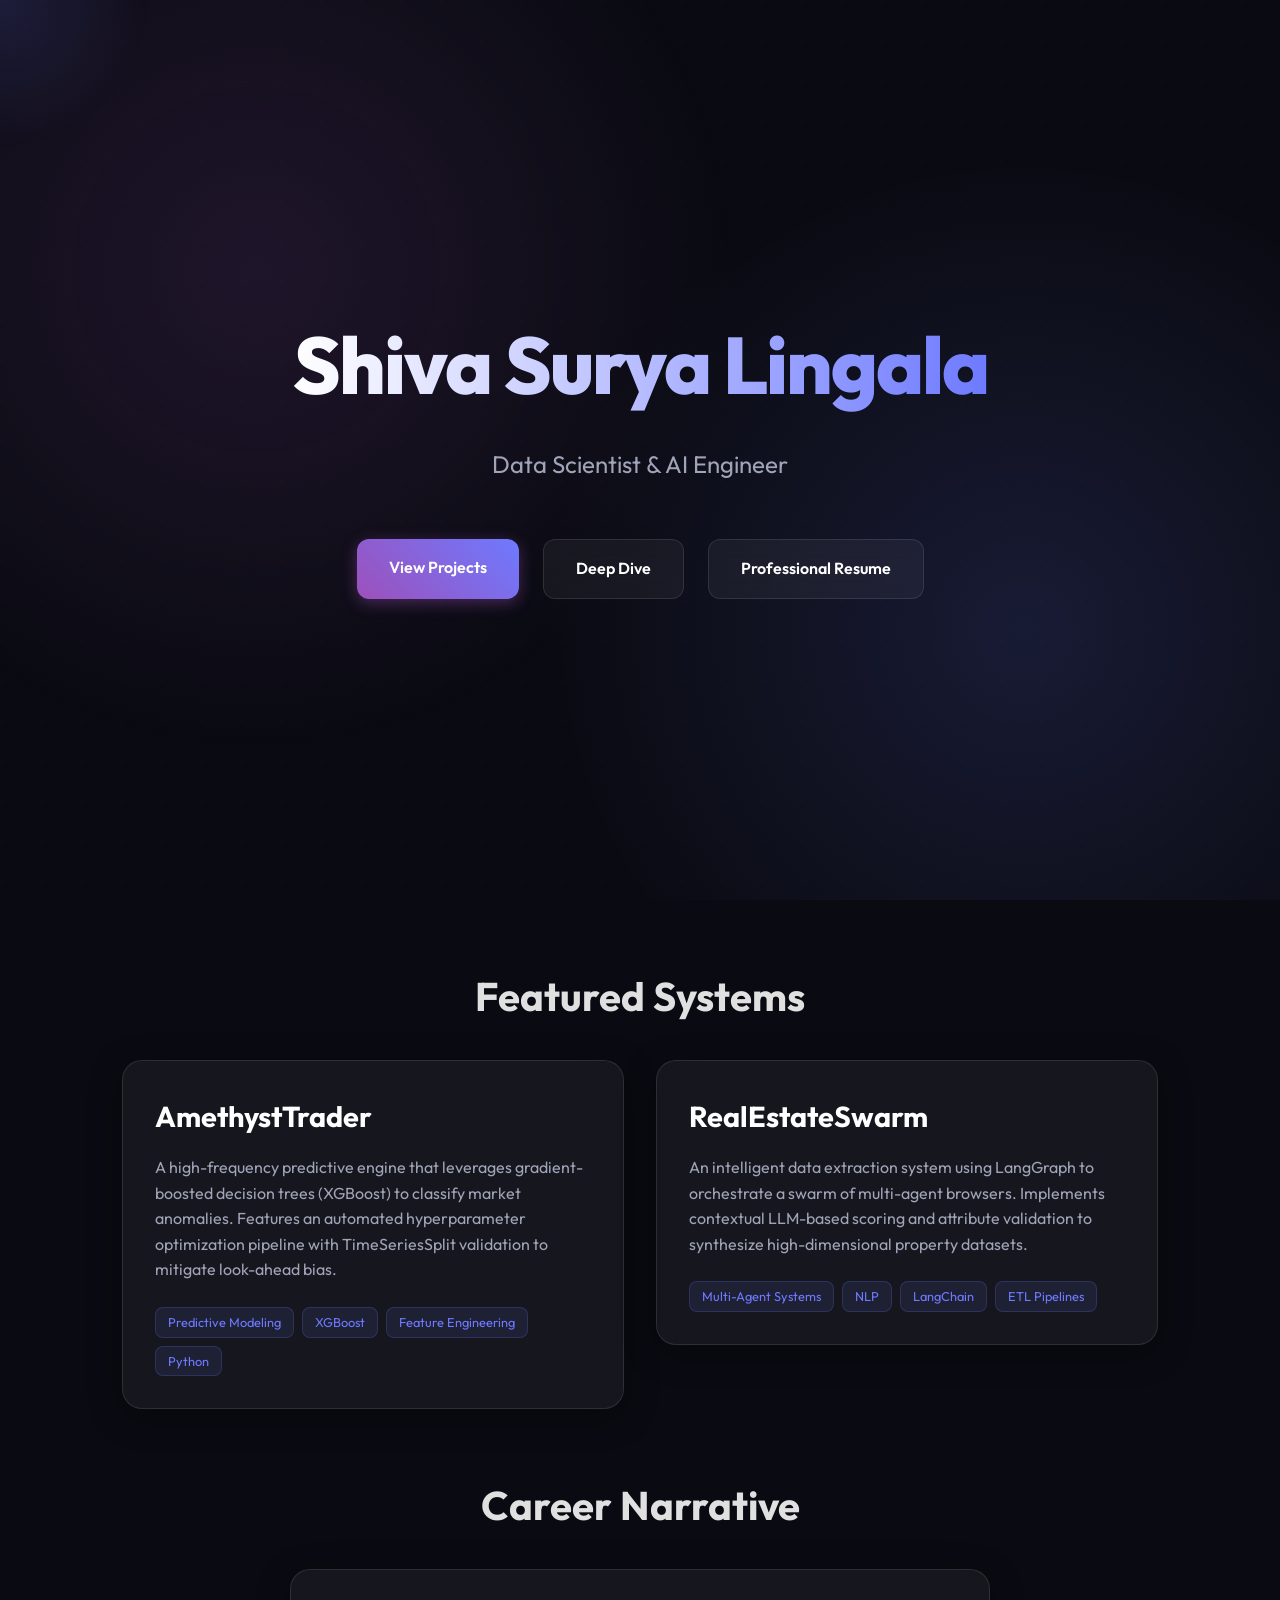
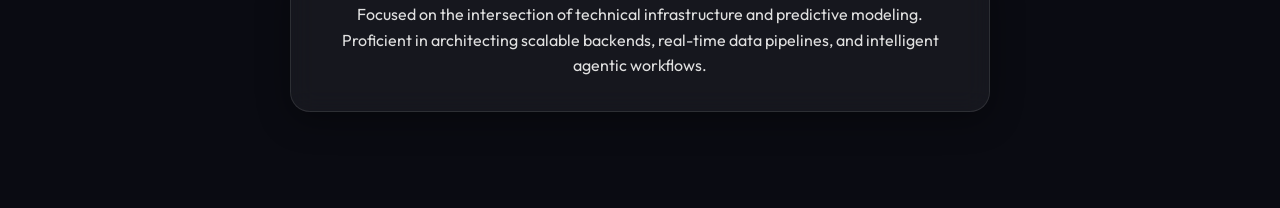
<file: index.html>
<!DOCTYPE html>
<html lang="en">
<head>
    <meta charset="UTF-8">
    <meta name="viewport" content="width=device-width, initial-scale=1.0">
    <title>Shiva Surya Lingala | Data Science Portfolio</title>
    <link rel="stylesheet" href="style.css">
    <link href="https://fonts.googleapis.com/css2?family=Outfit:wght@300;400;600;800&display=swap" rel="stylesheet">
</head>
<body>
    <div class="bg-gradient"></div>
    <div class="mesh-overlay"></div>
    <div class="cursor-blob" id="cursor-blob"></div>

    <div class="container">
        <header class="hero">
            <h1 class="animate-in">Shiva Surya Lingala</h1>
            <p class="animate-in" style="animation-delay: 0.2s;">Data Scientist & AI Engineer</p>
            <div class="hero-actions animate-in" style="animation-delay: 0.4s;">
                <a href="#projects" class="btn btn-primary">View Projects</a>
                <a href="projects.html" class="btn btn-secondary">Deep Dive</a>
                <a href="resume.html" class="btn btn-secondary">Professional Resume</a>
            </div>
        </header>

        <section id="projects">
            <h2 class="section-title">Featured Systems</h2>
            <div class="projects-grid">
                <!-- AmethystTrader -->
                <a href="https://amethyst-trader.vercel.app/" target="_blank" class="project-link">
                    <div class="glass project-card animate-in" style="animation-delay: 0.4s;">
                        <h3>AmethystTrader</h3>
                        <p>A high-frequency predictive engine that leverages gradient-boosted decision trees (XGBoost) to classify market anomalies. Features an automated hyperparameter optimization pipeline with TimeSeriesSplit validation to mitigate look-ahead bias.</p>
                        <div class="tags">
                            <span class="tag">Predictive Modeling</span>
                            <span class="tag">XGBoost</span>
                            <span class="tag">Feature Engineering</span>
                            <span class="tag">Python</span>
                        </div>
                    </div>
                </a>

                <!-- RealEstateAgentSwarm -->
                <a href="https://agentic-real-estate-swarm.vercel.app/" target="_blank" class="project-link">
                    <div class="glass project-card animate-in" style="animation-delay: 0.6s;">
                        <h3>RealEstateSwarm</h3>
                        <p>An intelligent data extraction system using LangGraph to orchestrate a swarm of multi-agent browsers. Implements contextual LLM-based scoring and attribute validation to synthesize high-dimensional property datasets.</p>
                        <div class="tags">
                            <span class="tag">Multi-Agent Systems</span>
                            <span class="tag">NLP</span>
                            <span class="tag">LangChain</span>
                            <span class="tag">ETL Pipelines</span>
                        </div>
                    </div>
                </a>
            </div>
        </section>

        <section class="resume-section">
            <h2 class="section-title">Career Narrative</h2>
            <div class="glass resume-card animate-in" style="animation-delay: 0.8s;">
                <p>Focused on the intersection of technical infrastructure and predictive modeling. Proficient in architecting scalable backends, real-time data pipelines, and intelligent agentic workflows.</p>
            </div>
        </section>
    </div>

    <script src="app.js"></script>
</body>
</html>
</file>
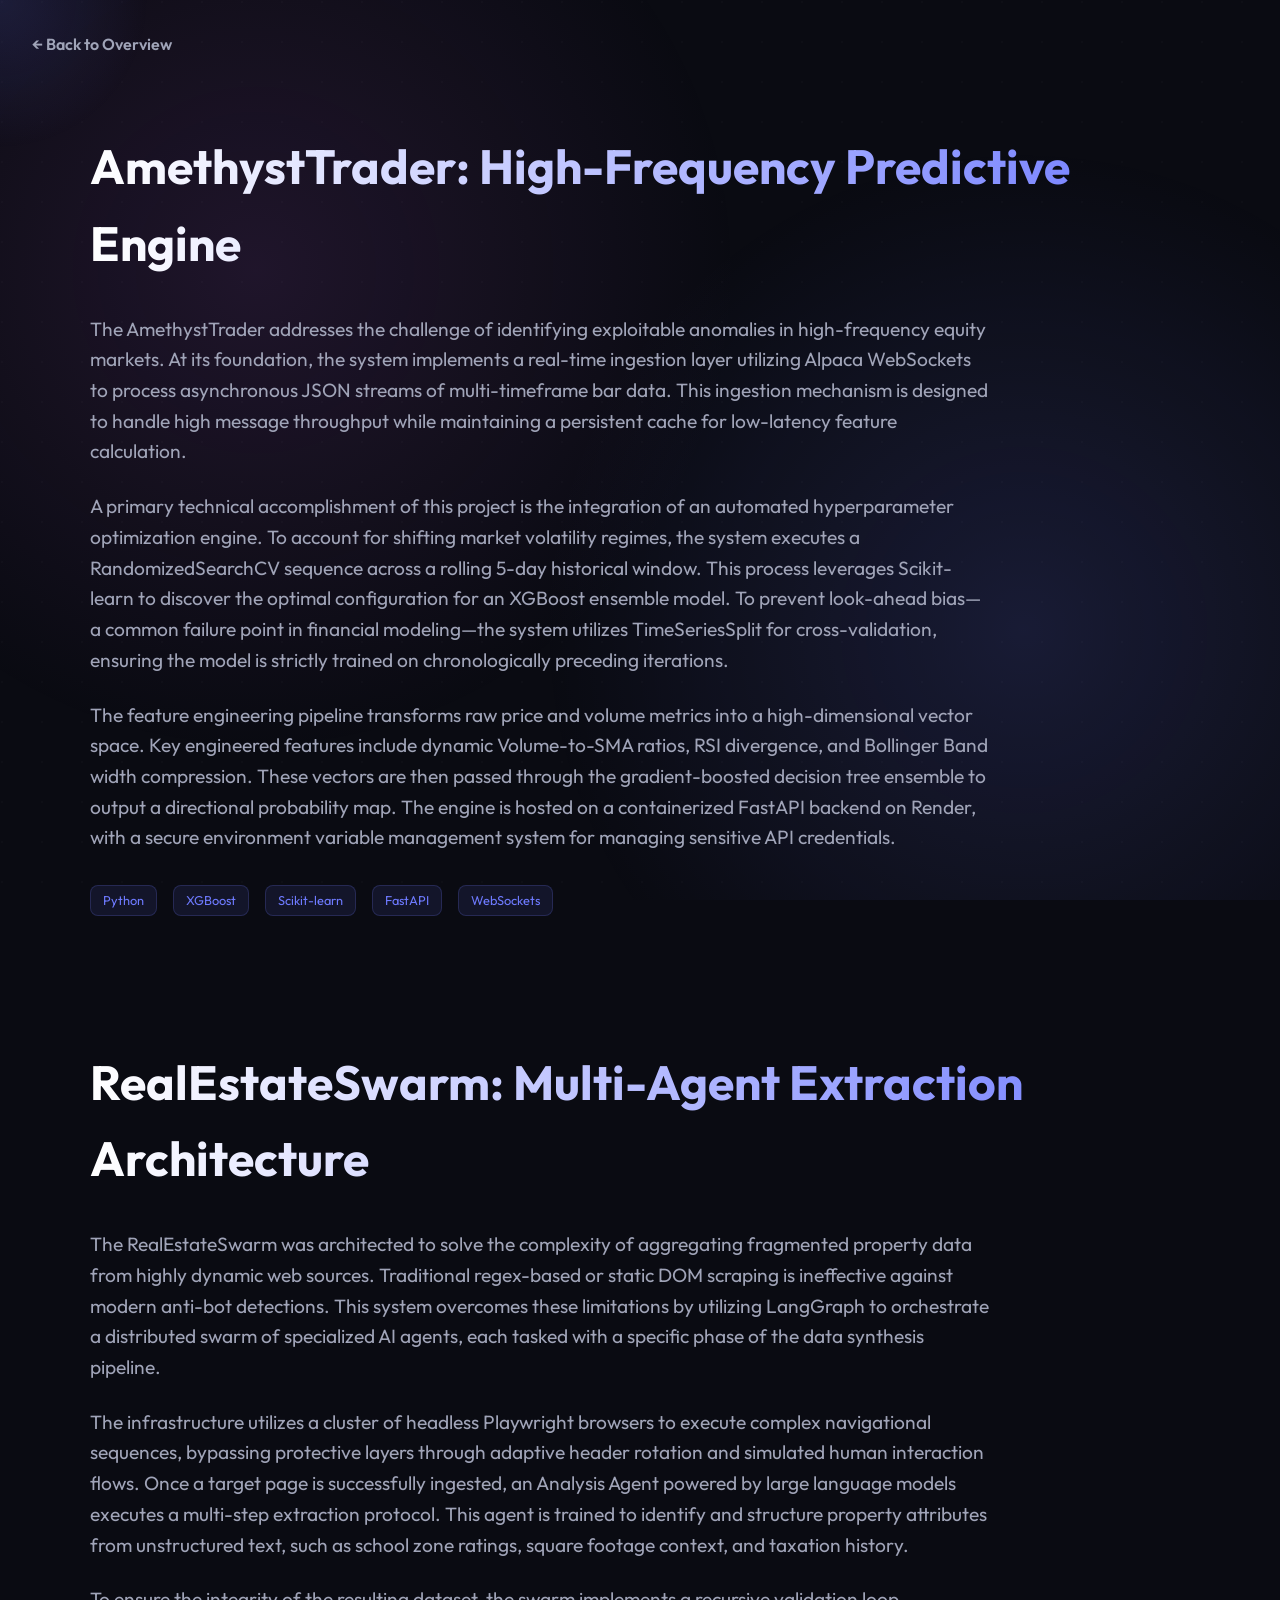
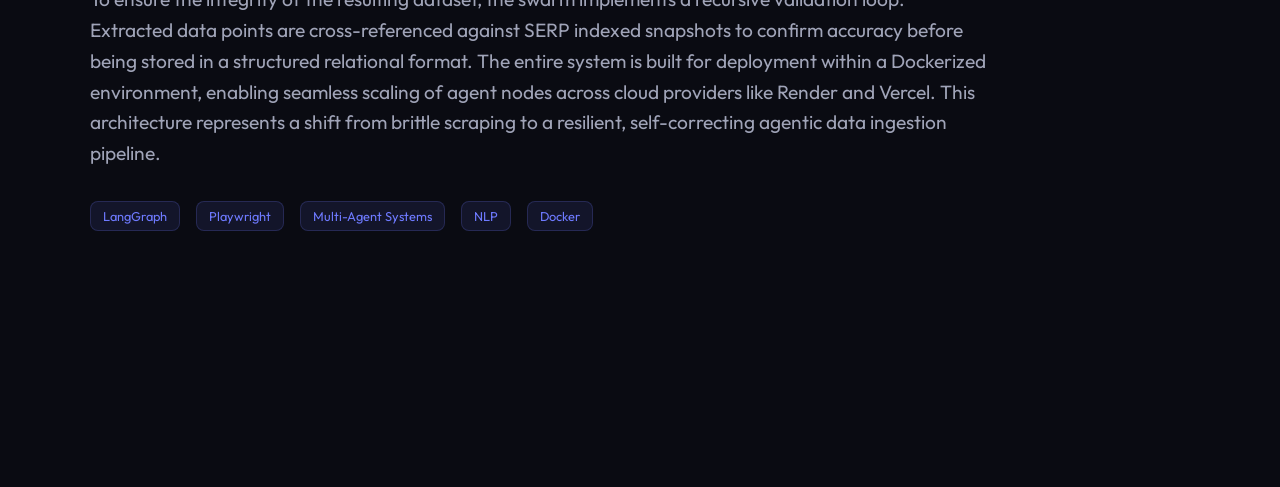
<file: projects.html>
<!DOCTYPE html>
<html lang="en">
<head>
    <meta charset="UTF-8">
    <meta name="viewport" content="width=device-width, initial-scale=1.0">
    <title>Technical Deep Dives | Shiva Surya Lingala</title>
    <link rel="stylesheet" href="style.css">
    <link href="https://fonts.googleapis.com/css2?family=Outfit:wght@300;400;600;800&display=swap" rel="stylesheet">
    <style>
        .deep-dive-content {
            padding: 8rem 0;
        }
        .project-block {
            margin-bottom: 8rem;
        }
        .project-block h2 {
            font-size: 3rem;
            margin-bottom: 2rem;
            background: linear-gradient(to right, #fff, var(--accent-blue));
            -webkit-background-clip: text;
            background-clip: text;
            -webkit-text-fill-color: transparent;
        }
        .project-block p {
            font-size: 1.2rem;
            color: var(--text-muted);
            margin-bottom: 1.5rem;
            max-width: 900px;
        }
        .tech-stack-list {
            margin-top: 2rem;
            display: flex;
            gap: 1rem;
            flex-wrap: wrap;
        }
        .back-link {
            position: fixed;
            top: 2rem;
            left: 2rem;
            z-index: 100;
            color: var(--text-muted);
            text-decoration: none;
            font-weight: 600;
            transition: color 0.3s;
        }
        .back-link:hover {
            color: #fff;
        }
    </style>
</head>
<body>
    <div class="bg-gradient"></div>
    <div class="mesh-overlay"></div>
    <div class="cursor-blob" id="cursor-blob"></div>

    <a href="index.html" class="back-link">← Back to Overview</a>

    <div class="container deep-dive-content">
        <!-- AmethystTrader Deep Dive -->
        <article class="project-block animate-in">
            <h2>AmethystTrader: High-Frequency Predictive Engine</h2>
            <p>The AmethystTrader addresses the challenge of identifying exploitable anomalies in high-frequency equity markets. At its foundation, the system implements a real-time ingestion layer utilizing Alpaca WebSockets to process asynchronous JSON streams of multi-timeframe bar data. This ingestion mechanism is designed to handle high message throughput while maintaining a persistent cache for low-latency feature calculation.</p>
            <p>A primary technical accomplishment of this project is the integration of an automated hyperparameter optimization engine. To account for shifting market volatility regimes, the system executes a RandomizedSearchCV sequence across a rolling 5-day historical window. This process leverages Scikit-learn to discover the optimal configuration for an XGBoost ensemble model. To prevent look-ahead bias—a common failure point in financial modeling—the system utilizes TimeSeriesSplit for cross-validation, ensuring the model is strictly trained on chronologically preceding iterations.</p>
            <p>The feature engineering pipeline transforms raw price and volume metrics into a high-dimensional vector space. Key engineered features include dynamic Volume-to-SMA ratios, RSI divergence, and Bollinger Band width compression. These vectors are then passed through the gradient-boosted decision tree ensemble to output a directional probability map. The engine is hosted on a containerized FastAPI backend on Render, with a secure environment variable management system for managing sensitive API credentials.</p>
            <div class="tech-stack-list">
                <span class="tag">Python</span>
                <span class="tag">XGBoost</span>
                <span class="tag">Scikit-learn</span>
                <span class="tag">FastAPI</span>
                <span class="tag">WebSockets</span>
            </div>
        </article>

        <!-- RealEstateSwarm Deep Dive -->
        <article class="project-block animate-in" style="animation-delay: 0.2s;">
            <h2>RealEstateSwarm: Multi-Agent Extraction Architecture</h2>
            <p>The RealEstateSwarm was architected to solve the complexity of aggregating fragmented property data from highly dynamic web sources. Traditional regex-based or static DOM scraping is ineffective against modern anti-bot detections. This system overcomes these limitations by utilizing LangGraph to orchestrate a distributed swarm of specialized AI agents, each tasked with a specific phase of the data synthesis pipeline.</p>
            <p>The infrastructure utilizes a cluster of headless Playwright browsers to execute complex navigational sequences, bypassing protective layers through adaptive header rotation and simulated human interaction flows. Once a target page is successfully ingested, an Analysis Agent powered by large language models executes a multi-step extraction protocol. This agent is trained to identify and structure property attributes from unstructured text, such as school zone ratings, square footage context, and taxation history.</p>
            <p>To ensure the integrity of the resulting dataset, the swarm implements a recursive validation loop. Extracted data points are cross-referenced against SERP indexed snapshots to confirm accuracy before being stored in a structured relational format. The entire system is built for deployment within a Dockerized environment, enabling seamless scaling of agent nodes across cloud providers like Render and Vercel. This architecture represents a shift from brittle scraping to a resilient, self-correcting agentic data ingestion pipeline.</p>
            <div class="tech-stack-list">
                <span class="tag">LangGraph</span>
                <span class="tag">Playwright</span>
                <span class="tag">Multi-Agent Systems</span>
                <span class="tag">NLP</span>
                <span class="tag">Docker</span>
            </div>
        </article>
    </div>

    <script src="app.js"></script>
</body>
</html>
</file>
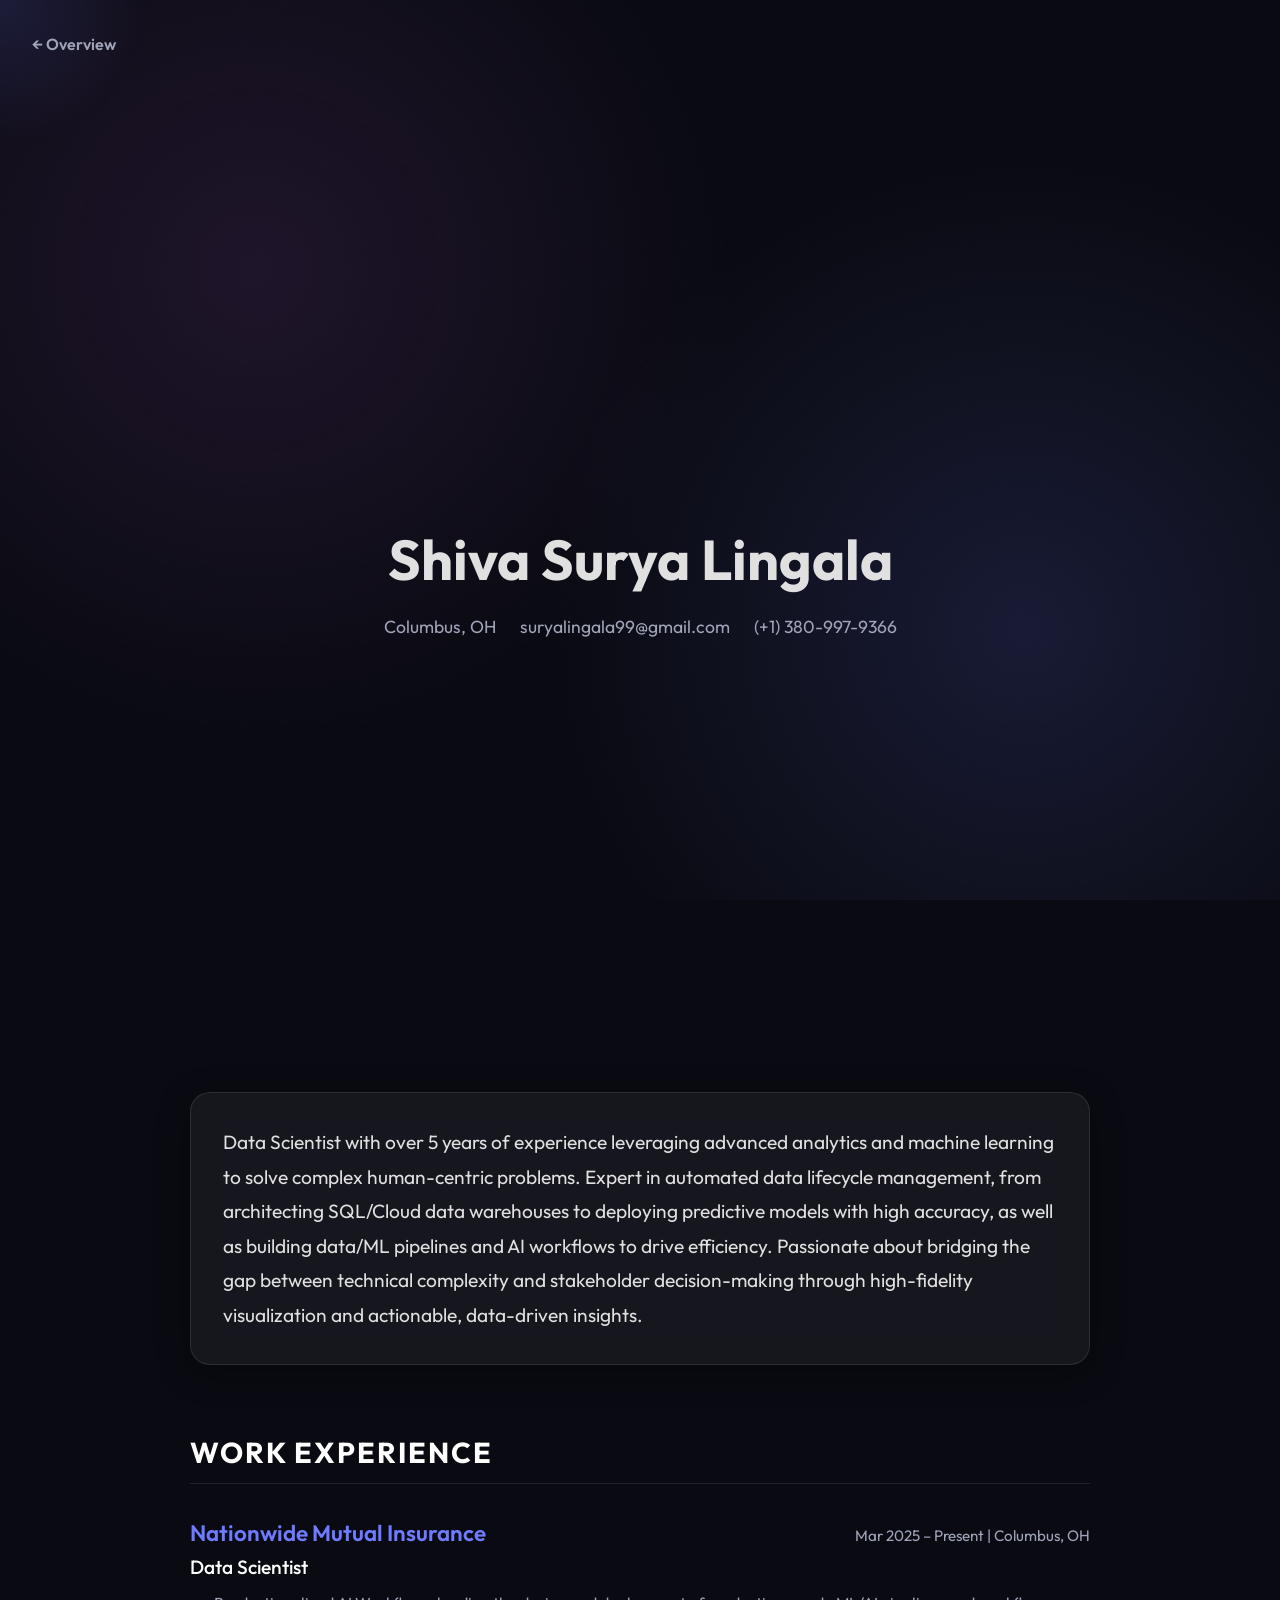
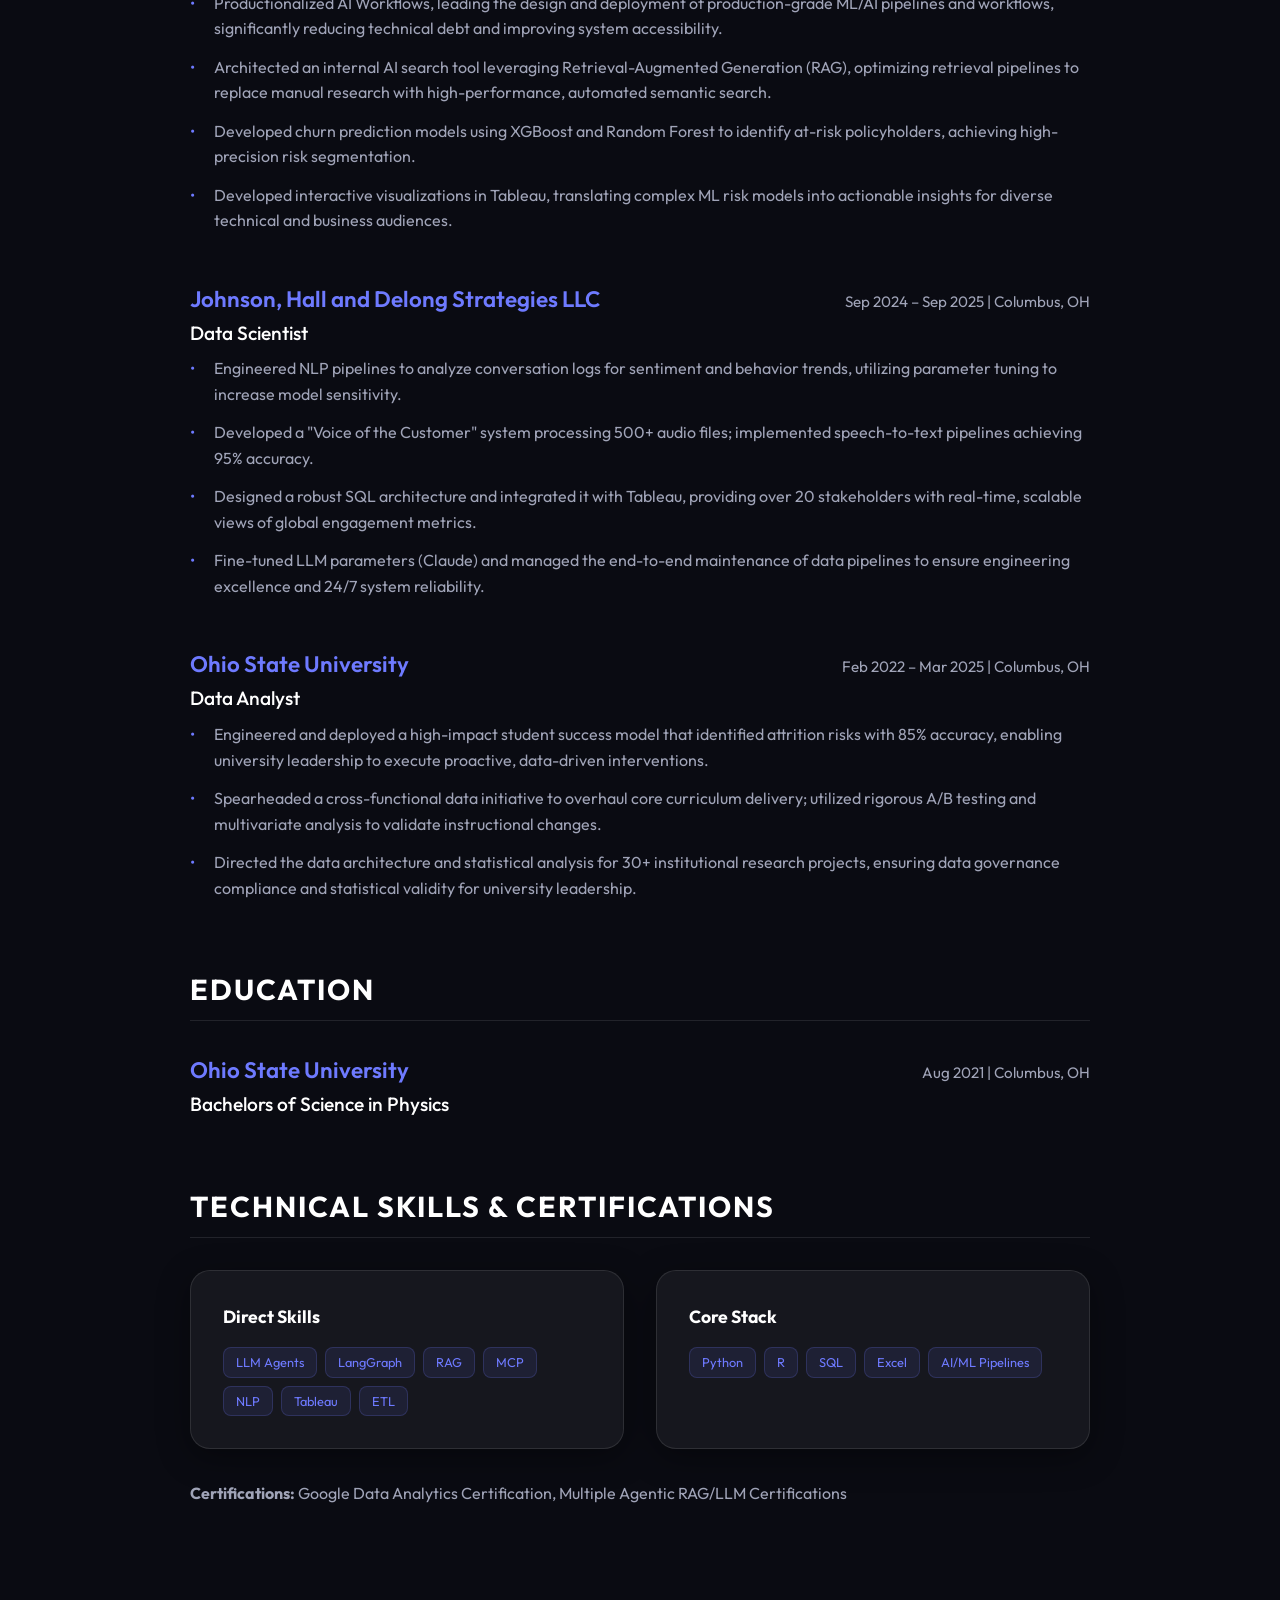
<file: resume.html>
<!DOCTYPE html>
<html lang="en">
<head>
    <meta charset="UTF-8">
    <meta name="viewport" content="width=device-width, initial-scale=1.0">
    <title>Resume | Shiva Surya Lingala</title>
    <link rel="stylesheet" href="style.css">
    <link href="https://fonts.googleapis.com/css2?family=Outfit:wght@300;400;600;800&display=swap" rel="stylesheet">
    <style>
        .resume-container {
            padding: 8rem 0;
            max-width: 900px;
            margin: 0 auto;
        }
        .resume-header {
            margin-bottom: 4rem;
            text-align: center;
        }
        .resume-header h1 {
            font-size: 3.5rem;
            margin-bottom: 0.5rem;
        }
        .contact-info {
            color: var(--text-muted);
            font-size: 1.1rem;
            display: flex;
            justify-content: center;
            gap: 1.5rem;
            flex-wrap: wrap;
        }
        .resume-section-block {
            margin-bottom: 4rem;
        }
        .section-heading {
            font-size: 1.8rem;
            color: #fff;
            border-bottom: 1px solid var(--glass-border);
            padding-bottom: 0.5rem;
            margin-bottom: 2rem;
            text-transform: uppercase;
            letter-spacing: 2px;
        }
        .experience-item {
            margin-bottom: 3rem;
        }
        .exp-header {
            display: flex;
            justify-content: space-between;
            align-items: baseline;
            margin-bottom: 0.5rem;
            flex-wrap: wrap;
        }
        .company-name {
            font-size: 1.4rem;
            font-weight: 600;
            color: var(--accent-blue);
        }
        .job-title {
            font-size: 1.2rem;
            font-weight: 500;
            color: #fff;
        }
        .date-location {
            color: var(--text-muted);
            font-size: 0.95rem;
        }
        .bullet-list {
            list-style: none;
            padding-left: 1.5rem;
        }
        .bullet-list li {
            position: relative;
            margin-bottom: 0.8rem;
            color: var(--text-muted);
        }
        .bullet-list li::before {
            content: "•";
            position: absolute;
            left: -1.5rem;
            color: var(--accent-blue);
        }
        .skills-grid {
            display: grid;
            grid-template-columns: repeat(auto-fit, minmax(250px, 1fr));
            gap: 2rem;
        }
        .skill-group h4 {
            color: #fff;
            margin-bottom: 1rem;
            font-size: 1.1rem;
        }
        .back-nav {
            position: fixed;
            top: 2rem;
            left: 2rem;
            z-index: 100;
            color: var(--text-muted);
            text-decoration: none;
            font-weight: 600;
            transition: color 0.3s;
        }
        .back-nav:hover {
            color: #fff;
        }
        @media (max-width: 768px) {
            .exp-header {
                flex-direction: column;
                gap: 0.2rem;
            }
        }
    </style>
</head>
<body>
    <div class="bg-gradient"></div>
    <div class="mesh-overlay"></div>
    <div class="cursor-blob" id="cursor-blob"></div>

    <a href="index.html" class="back-nav">← Overview</a>

    <div class="container resume-container">
        <header class="resume-header animate-in">
            <h1>Shiva Surya Lingala</h1>
            <div class="contact-info">
                <span>Columbus, OH</span>
                <span>suryalingala99@gmail.com</span>
                <span>(+1) 380-997-9366</span>
            </div>
        </header>

        <section class="resume-section-block glass animate-in" style="animation-delay: 0.1s;">
            <p style="font-size: 1.2rem; line-height: 1.8;">
                Data Scientist with over 5 years of experience leveraging advanced analytics and machine learning to solve complex human-centric problems. Expert in automated data lifecycle management, from architecting SQL/Cloud data warehouses to deploying predictive models with high accuracy, as well as building data/ML pipelines and AI workflows to drive efficiency. Passionate about bridging the gap between technical complexity and stakeholder decision-making through high-fidelity visualization and actionable, data-driven insights.
            </p>
        </section>

        <section class="resume-section-block animate-in" style="animation-delay: 0.2s;">
            <h2 class="section-heading">Work Experience</h2>

            <div class="experience-item">
                <div class="exp-header">
                    <div>
                        <span class="company-name">Nationwide Mutual Insurance</span><br>
                        <span class="job-title">Data Scientist</span>
                    </div>
                    <div class="date-location">Mar 2025 – Present | Columbus, OH</div>
                </div>
                <ul class="bullet-list">
                    <li>Productionalized AI Workflows, leading the design and deployment of production-grade ML/AI pipelines and workflows, significantly reducing technical debt and improving system accessibility.</li>
                    <li>Architected an internal AI search tool leveraging Retrieval-Augmented Generation (RAG), optimizing retrieval pipelines to replace manual research with high-performance, automated semantic search.</li>
                    <li>Developed churn prediction models using XGBoost and Random Forest to identify at-risk policyholders, achieving high-precision risk segmentation.</li>
                    <li>Developed interactive visualizations in Tableau, translating complex ML risk models into actionable insights for diverse technical and business audiences.</li>
                </ul>
            </div>

            <div class="experience-item">
                <div class="exp-header">
                    <div>
                        <span class="company-name">Johnson, Hall and Delong Strategies LLC</span><br>
                        <span class="job-title">Data Scientist</span>
                    </div>
                    <div class="date-location">Sep 2024 – Sep 2025 | Columbus, OH</div>
                </div>
                <ul class="bullet-list">
                    <li>Engineered NLP pipelines to analyze conversation logs for sentiment and behavior trends, utilizing parameter tuning to increase model sensitivity.</li>
                    <li>Developed a "Voice of the Customer" system processing 500+ audio files; implemented speech-to-text pipelines achieving 95% accuracy.</li>
                    <li>Designed a robust SQL architecture and integrated it with Tableau, providing over 20 stakeholders with real-time, scalable views of global engagement metrics.</li>
                    <li>Fine-tuned LLM parameters (Claude) and managed the end-to-end maintenance of data pipelines to ensure engineering excellence and 24/7 system reliability.</li>
                </ul>
            </div>

            <div class="experience-item">
                <div class="exp-header">
                    <div>
                        <span class="company-name">Ohio State University</span><br>
                        <span class="job-title">Data Analyst</span>
                    </div>
                    <div class="date-location">Feb 2022 – Mar 2025 | Columbus, OH</div>
                </div>
                <ul class="bullet-list">
                    <li>Engineered and deployed a high-impact student success model that identified attrition risks with 85% accuracy, enabling university leadership to execute proactive, data-driven interventions.</li>
                    <li>Spearheaded a cross-functional data initiative to overhaul core curriculum delivery; utilized rigorous A/B testing and multivariate analysis to validate instructional changes.</li>
                    <li>Directed the data architecture and statistical analysis for 30+ institutional research projects, ensuring data governance compliance and statistical validity for university leadership.</li>
                </ul>
            </div>
        </section>

        <section class="resume-section-block animate-in" style="animation-delay: 0.3s;">
            <h2 class="section-heading">Education</h2>
            <div class="experience-item">
                <div class="exp-header">
                    <div>
                        <span class="company-name">Ohio State University</span><br>
                        <span class="job-title">Bachelors of Science in Physics</span>
                    </div>
                    <div class="date-location">Aug 2021 | Columbus, OH</div>
                </div>
            </div>
        </section>

        <section class="resume-section-block animate-in" style="animation-delay: 0.4s;">
            <h2 class="section-heading">Technical Skills & Certifications</h2>
            <div class="skills-grid">
                <div class="skill-group glass">
                    <h4>Direct Skills</h4>
                    <div class="tags">
                        <span class="tag">LLM Agents</span>
                        <span class="tag">LangGraph</span>
                        <span class="tag">RAG</span>
                        <span class="tag">MCP</span>
                        <span class="tag">NLP</span>
                        <span class="tag">Tableau</span>
                        <span class="tag">ETL</span>
                    </div>
                </div>
                <div class="skill-group glass">
                    <h4>Core Stack</h4>
                    <div class="tags">
                        <span class="tag">Python</span>
                        <span class="tag">R</span>
                        <span class="tag">SQL</span>
                        <span class="tag">Excel</span>
                        <span class="tag">AI/ML Pipelines</span>
                    </div>
                </div>
            </div>
            <div style="margin-top: 2rem; color: var(--text-muted);">
                <strong>Certifications:</strong> Google Data Analytics Certification, Multiple Agentic RAG/LLM Certifications
            </div>
        </section>
    </div>

    <script src="app.js"></script>
</body>
</html>
</file>
<file: style.css>
:root {
    --bg-dark: #0a0b12;
    --accent-purple: #9d50bb;
    --accent-blue: #6e7aff;
    --glass-bg: rgba(255, 255, 255, 0.05);
    --glass-border: rgba(255, 255, 255, 0.1);
    --text-main: #e0e0e0;
    --text-muted: #a0a4b8;
}

* {
    margin: 0;
    padding: 0;
    box-sizing: border-box;
}

body {
    background-color: var(--bg-dark);
    color: var(--text-main);
    font-family: 'Outfit', sans-serif;
    overflow-x: hidden;
    line-height: 1.6;
}

/* Abstract Background */
.bg-gradient {
    position: fixed;
    top: 0;
    left: 0;
    width: 100%;
    height: 100%;
    background: radial-gradient(circle at 20% 30%, rgba(157, 80, 187, 0.15) 0%, transparent 40%),
                radial-gradient(circle at 80% 70%, rgba(110, 122, 255, 0.15) 0%, transparent 40%);
    z-index: -2;
}

.mesh-overlay {
    position: fixed;
    top: 0;
    left: 0;
    width: 100%;
    height: 100%;
    background-image: url('[data-uri]');
    z-index: -1;
    opacity: 0.5;
}

/* Layout */
.container {
    max-width: 1100px;
    margin: 0 auto;
    padding: 0 2rem;
}

header {
    height: 100vh;
    display: flex;
    flex-direction: column;
    justify-content: center;
    align-items: center;
    text-align: center;
}

/* Glass Cards */
.glass {
    background: var(--glass-bg);
    backdrop-filter: blur(12px);
    -webkit-backdrop-filter: blur(12px);
    border: 1px solid var(--glass-border);
    border-radius: 20px;
    padding: 2rem;
    box-shadow: 0 8px 32px 0 rgba(0, 0, 0, 0.37);
}

/* Hero Section */
.hero h1 {
    font-size: 5rem;
    font-weight: 800;
    letter-spacing: -2px;
    background: linear-gradient(to right, #fff, var(--accent-blue));
    -webkit-background-clip: text;
    background-clip: text;
    -webkit-text-fill-color: transparent;
    margin-bottom: 1rem;
}

.hero p {
    font-size: 1.5rem;
    color: var(--text-muted);
    max-width: 600px;
}

/* Projects Section */
.section-title {
    font-size: 2.5rem;
    margin: 4rem 0 2rem;
    text-align: center;
}

.projects-grid {
    display: grid;
    grid-template-columns: repeat(auto-fit, minmax(340px, 1fr));
    gap: 2rem;
    margin-bottom: 4rem;
}

.project-card {
    transition: transform 0.3s ease, border-color 0.3s ease;
    cursor: pointer;
    position: relative;
    overflow: hidden;
}

.hero-actions {
    margin-top: 2rem;
    display: flex;
    flex-wrap: wrap;
    justify-content: center;
    gap: 1.5rem;
}

.btn-secondary {
    background: var(--glass-bg);
    border: 1px solid var(--glass-border);
    color: #fff;
    backdrop-filter: blur(10px);
}

.btn-secondary:hover {
    background: rgba(255, 255, 255, 0.1);
    transform: scale(1.05);
}

.project-link {
    text-decoration: none;
    color: inherit;
    display: block;
}

.project-card:hover {
    transform: translateY(-10px);
    border-color: var(--accent-blue);
    box-shadow: 0 0 20px rgba(110, 122, 255, 0.3);
}

.project-card h3 {
    font-size: 1.8rem;
    margin-bottom: 1rem;
    color: #fff;
}

.project-card p {
    font-size: 1rem;
    color: var(--text-muted);
    margin-bottom: 1.5rem;
}

.tags {
    display: flex;
    gap: 0.5rem;
    flex-wrap: wrap;
}

.tag {
    background: rgba(110, 122, 255, 0.1);
    color: var(--accent-blue);
    padding: 4px 12px;
    border-radius: 8px;
    font-size: 0.8rem;
    border: 1px solid rgba(110, 122, 255, 0.2);
}

/* Resume Section */
.resume-section {
    text-align: center;
    margin-bottom: 6rem;
}

.resume-card {
    display: inline-block;
    max-width: 700px;
    margin: 0 auto;
}

.btn {
    display: inline-block;
    padding: 1rem 2rem;
    border-radius: 12px;
    font-weight: 600;
    text-decoration: none;
    transition: all 0.3s ease;
    margin-top: 1.5rem;
}

.btn-primary {
    background: linear-gradient(45deg, var(--accent-purple), var(--accent-blue));
    color: white;
    box-shadow: 0 4px 15px rgba(157, 80, 187, 0.4);
}

.btn-primary:hover {
    transform: scale(1.05);
    box-shadow: 0 6px 20px rgba(157, 80, 187, 0.6);
}

/* Neon Mouse Trail */
.cursor-blob {
    position: fixed;
    width: 300px;
    height: 300px;
    background: radial-gradient(circle, rgba(110, 122, 255, 0.15) 0%, transparent 70%);
    border-radius: 50%;
    pointer-events: none;
    z-index: -1;
    transition: opacity 0.3s ease;
    transform: translate(-50%, -50%);
}

.particle {
    position: fixed;
    width: 6px;
    height: 6px;
    background: var(--accent-blue);
    border-radius: 50%;
    pointer-events: none;
    z-index: 1000;
    opacity: 0.8;
    box-shadow: 0 0 10px var(--accent-blue);
}

@keyframes scaleIn {
    from { opacity: 0; transform: scale(0.9); }
    to { opacity: 1; transform: scale(1); }
}

.animate-in {
    animation: scaleIn 0.8s ease forwards;
}
</file>
